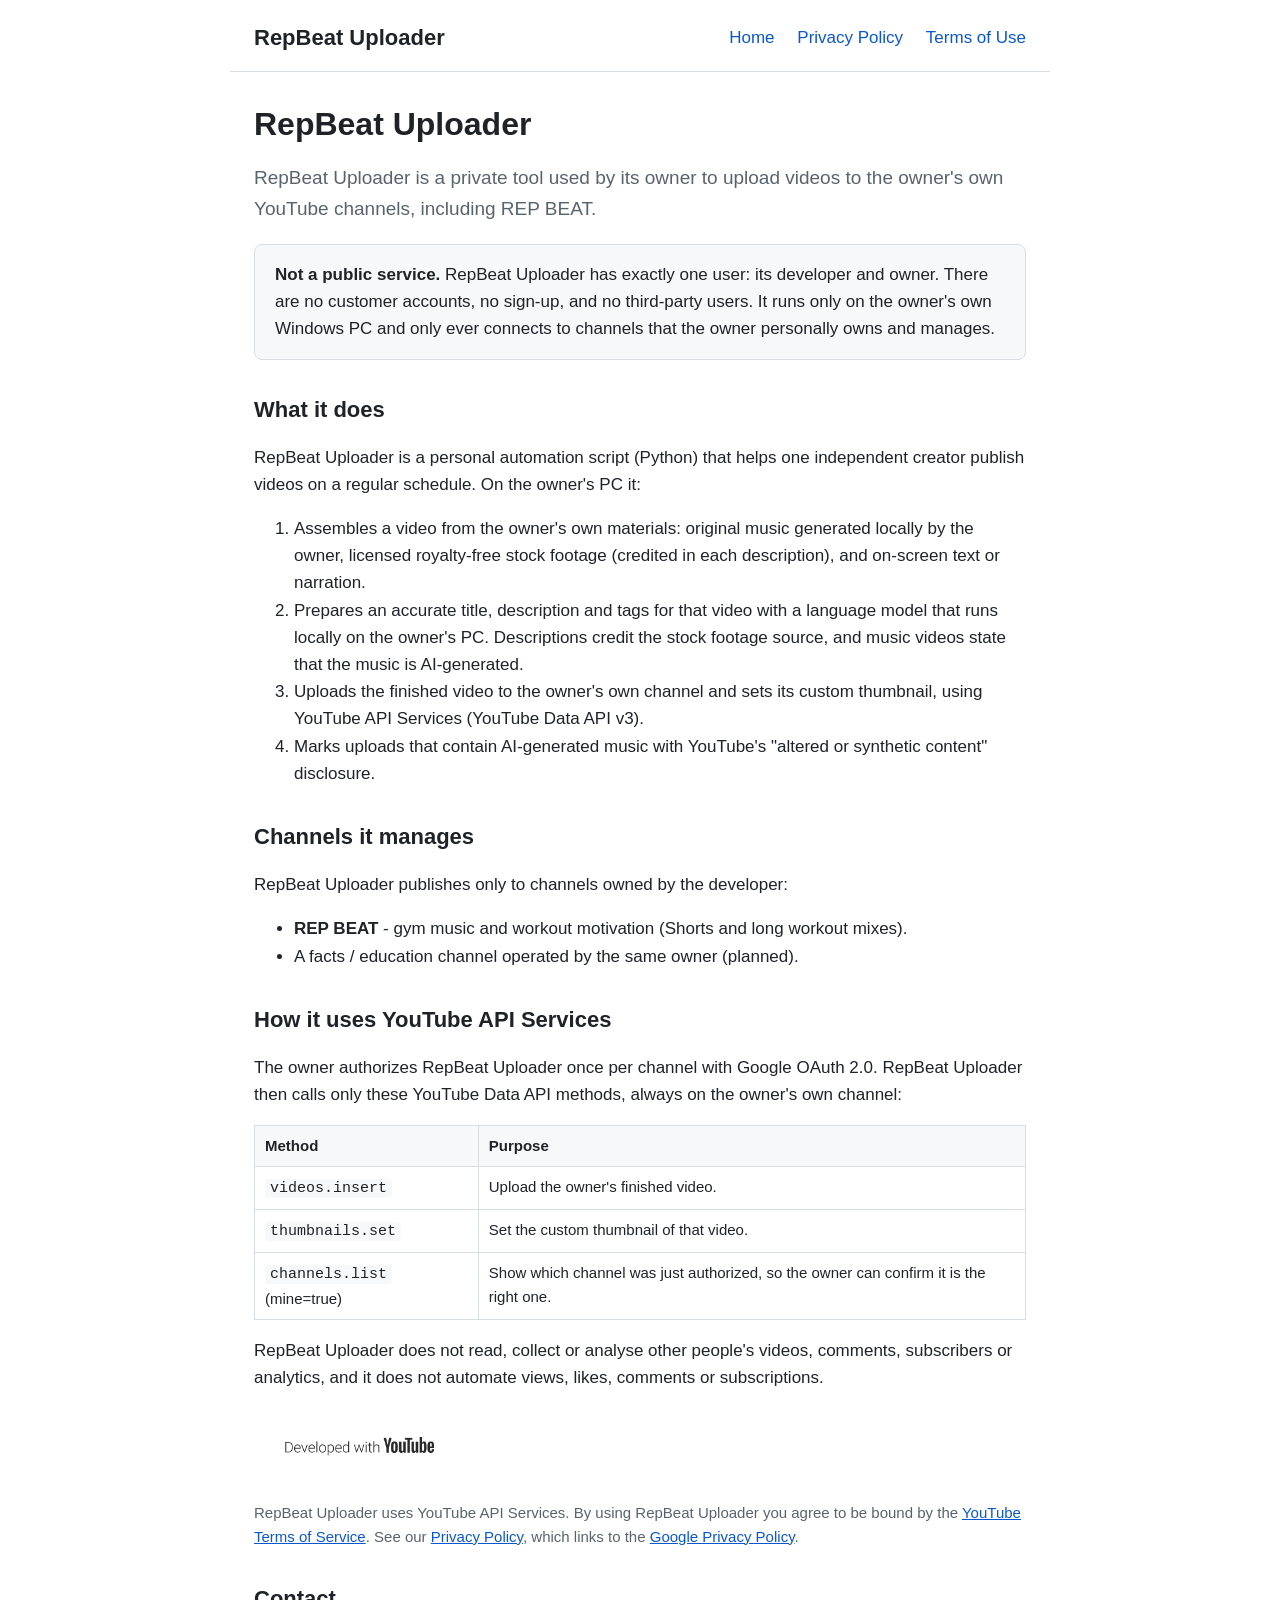
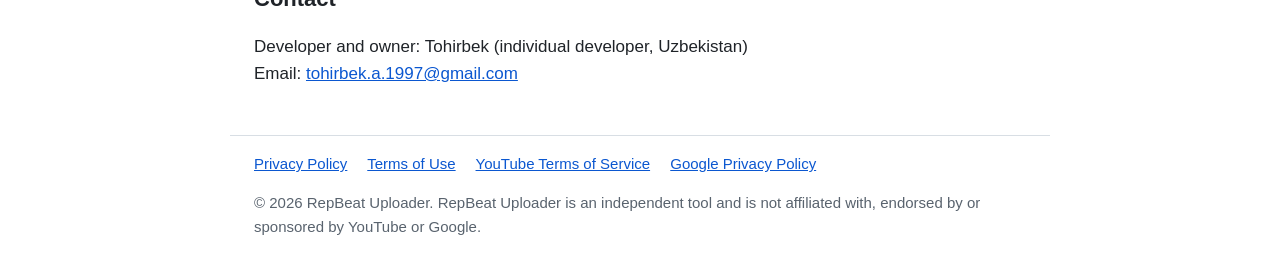
<file: index.html>
<!DOCTYPE html>
<html lang="en">
<head>
  <meta charset="utf-8">
  <meta name="viewport" content="width=device-width, initial-scale=1">
  <!-- Google Search Console verification tag goes here, e.g. <meta name="google-site-verification" content="..."> -->
  <title>RepBeat Uploader - private video publishing tool</title>
  <meta name="description" content="RepBeat Uploader is a private, single-owner desktop tool used by its owner to upload the owner's own videos to the owner's own YouTube channels, including REP BEAT, using YouTube API Services.">
  <link rel="stylesheet" href="style.css">
</head>
<body>
  <header>
    <a class="brand" href="./">RepBeat Uploader</a>
    <nav>
      <a href="./">Home</a>
      <a href="privacy.html">Privacy Policy</a>
      <a href="terms.html">Terms of Use</a>
    </nav>
  </header>

  <main>
    <h1>RepBeat Uploader</h1>
    <p class="lead">RepBeat Uploader is a private tool used by its owner to upload videos to the owner's own
      YouTube channels, including REP BEAT.</p>

    <div class="panel">
      <strong>Not a public service.</strong> RepBeat Uploader has exactly one user: its developer and owner.
      There are no customer accounts, no sign-up, and no third-party users. It runs only on the owner's own
      Windows PC and only ever connects to channels that the owner personally owns and manages.
    </div>

    <h2>What it does</h2>
    <p>RepBeat Uploader is a personal automation script (Python) that helps one independent creator publish videos
      on a regular schedule. On the owner's PC it:</p>
    <ol>
      <li>Assembles a video from the owner's own materials: original music generated locally by the owner,
        licensed royalty-free stock footage (credited in each description), and on-screen text or narration.</li>
      <li>Prepares an accurate title, description and tags for that video with a language model that runs
        locally on the owner's PC. Descriptions credit the stock footage source, and music videos state that the music is AI-generated.</li>
      <li>Uploads the finished video to the owner's own channel and sets its custom thumbnail, using
        YouTube API Services (YouTube Data API v3).</li>
      <li>Marks uploads that contain AI-generated music with YouTube's "altered or synthetic content"
        disclosure.</li>
    </ol>

    <h2>Channels it manages</h2>
    <p>RepBeat Uploader publishes only to channels owned by the developer:</p>
    <ul>
      <li><strong>REP BEAT</strong> - gym music and workout motivation (Shorts and long workout mixes).</li>
      <li>A facts / education channel operated by the same owner (planned).</li>
    </ul>

    <h2>How it uses YouTube API Services</h2>
    <p>The owner authorizes RepBeat Uploader once per channel with Google OAuth 2.0. RepBeat Uploader then calls only these
      YouTube Data API methods, always on the owner's own channel:</p>
    <table>
      <tr><th>Method</th><th>Purpose</th></tr>
      <tr><td><code>videos.insert</code></td><td>Upload the owner's finished video.</td></tr>
      <tr><td><code>thumbnails.set</code></td><td>Set the custom thumbnail of that video.</td></tr>
      <tr><td><code>channels.list</code> (mine=true)</td><td>Show which channel was just authorized, so the owner can confirm it is the right one.</td></tr>
    </table>
    <p>RepBeat Uploader does not read, collect or analyse other people's videos, comments, subscribers or analytics,
      and it does not automate views, likes, comments or subscriptions.</p>

    <p class="badge">
      <a href="https://www.youtube.com/" title="YouTube">
        <img src="developed-with-youtube.png" alt="Developed with YouTube" width="210" height="75">
      </a>
    </p>
    <p class="meta">RepBeat Uploader uses YouTube API Services. By using RepBeat Uploader you agree to be bound by the
      <a href="https://www.youtube.com/t/terms">YouTube Terms of Service</a>. See our
      <a href="privacy.html">Privacy Policy</a>, which links to the
      <a href="http://www.google.com/policies/privacy">Google Privacy Policy</a>.</p>

    <h2>Contact</h2>
    <p>Developer and owner: Tohirbek (individual developer, Uzbekistan)<br>
      Email: <a href="mailto:tohirbek.a.1997@gmail.com">tohirbek.a.1997@gmail.com</a></p>
  </main>

  <footer>
    <a href="privacy.html">Privacy Policy</a>
    <a href="terms.html">Terms of Use</a>
    <a href="https://www.youtube.com/t/terms">YouTube Terms of Service</a>
    <a href="http://www.google.com/policies/privacy">Google Privacy Policy</a>
    <p>&copy; 2026 RepBeat Uploader. RepBeat Uploader is an independent tool and is not affiliated with, endorsed by or sponsored by YouTube or Google.</p>
  </footer>
</body>
</html>
</file>
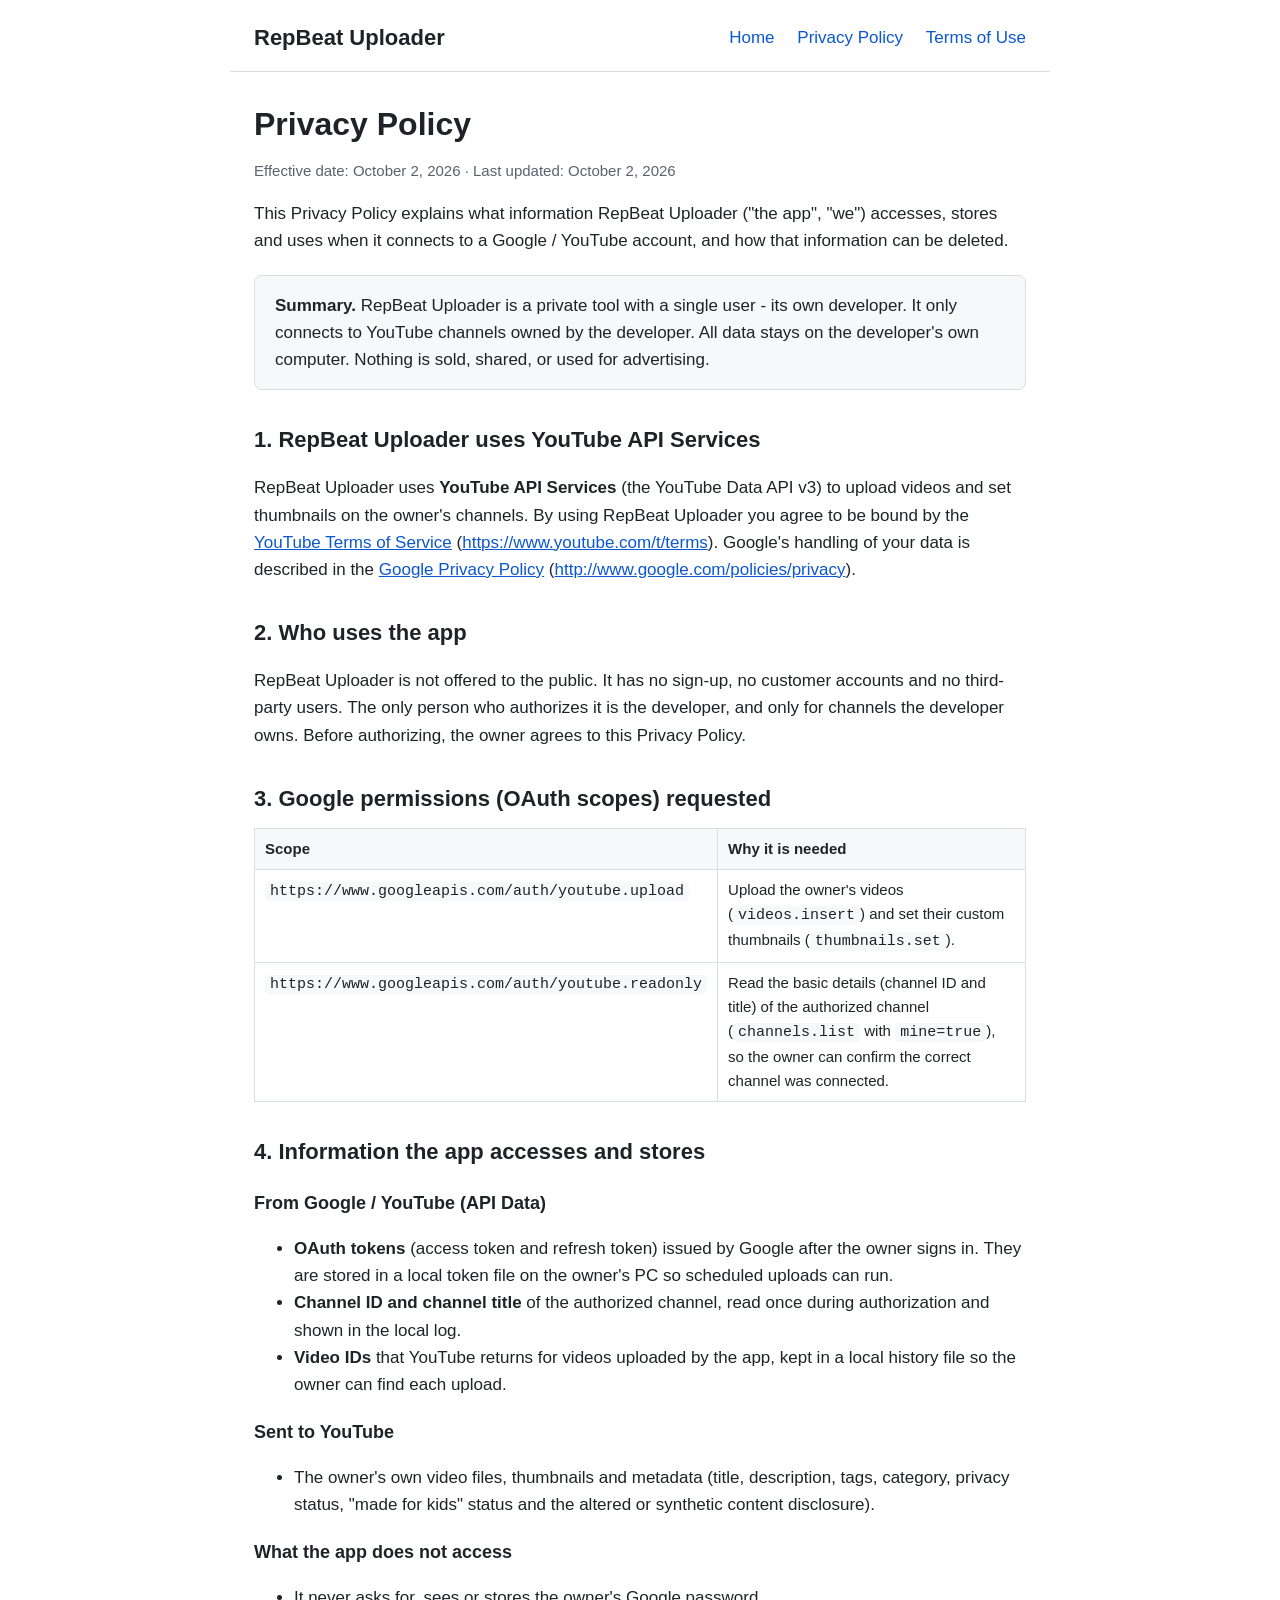
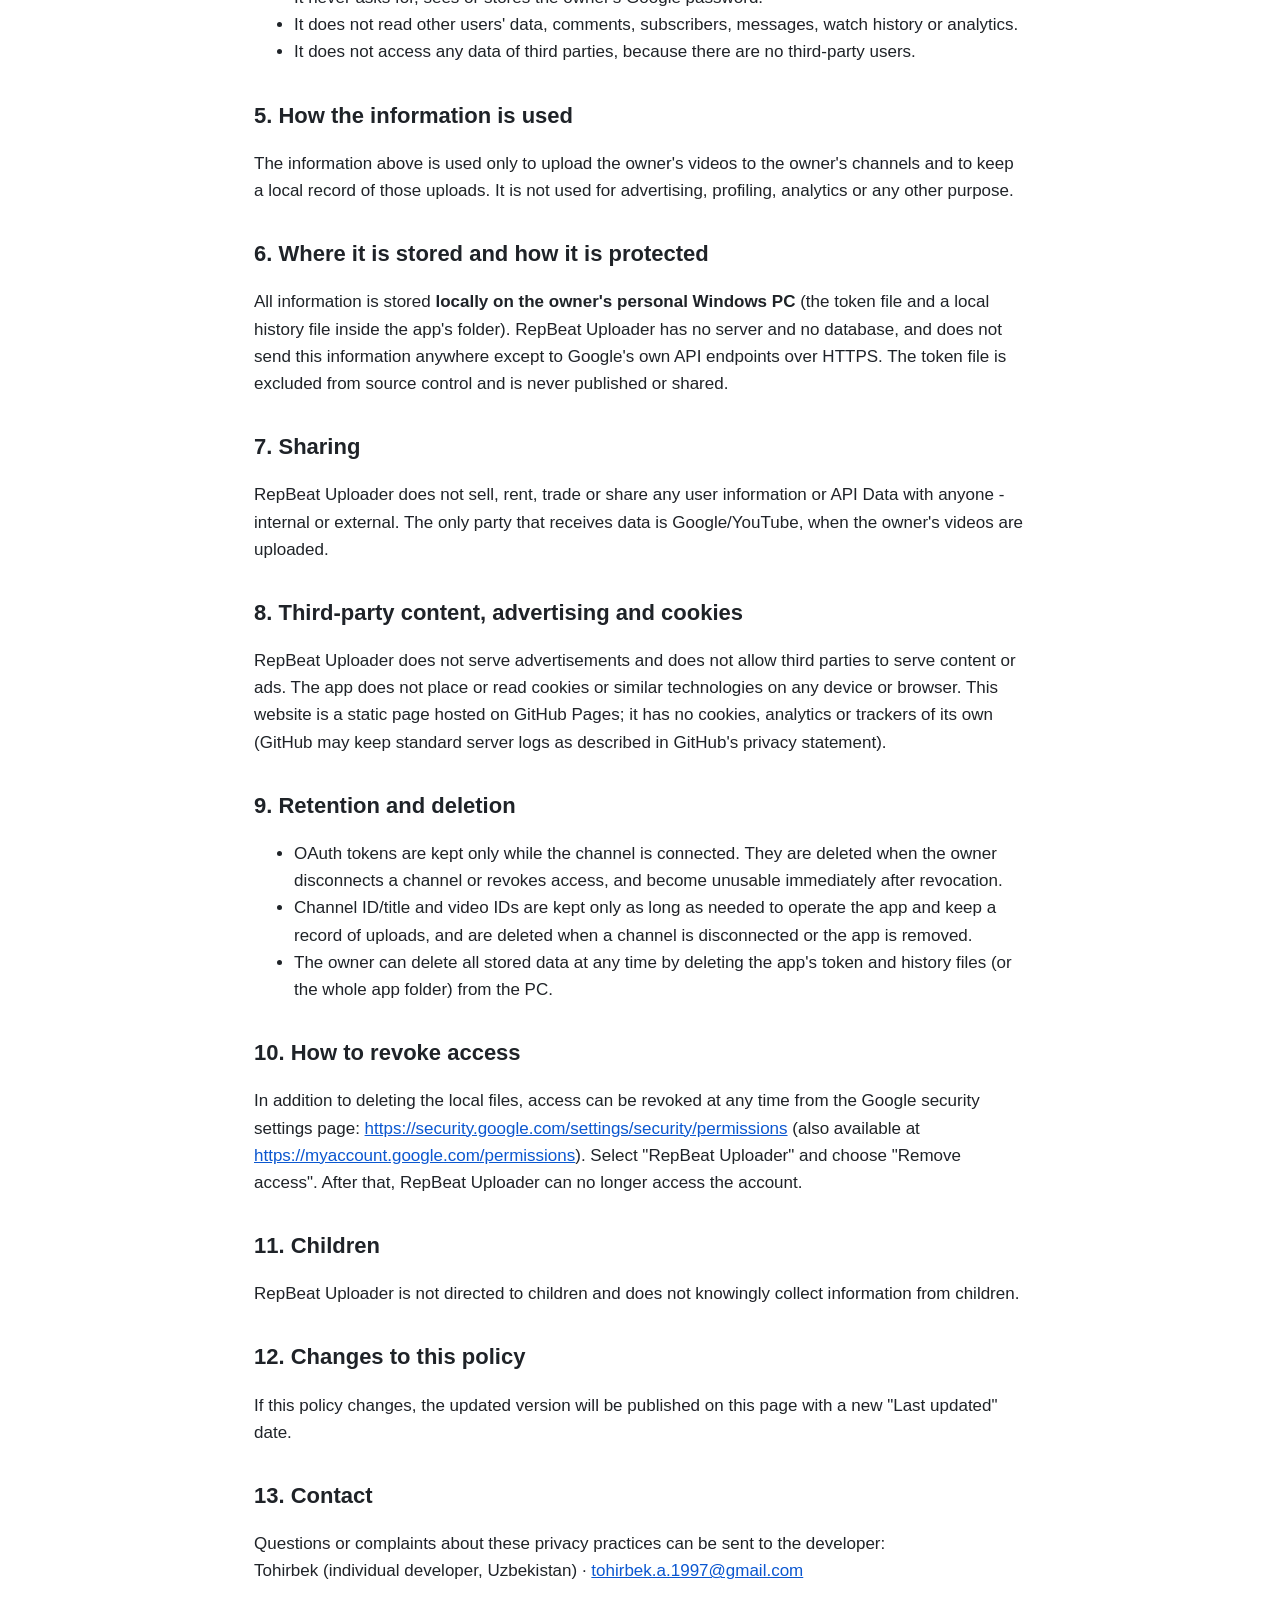
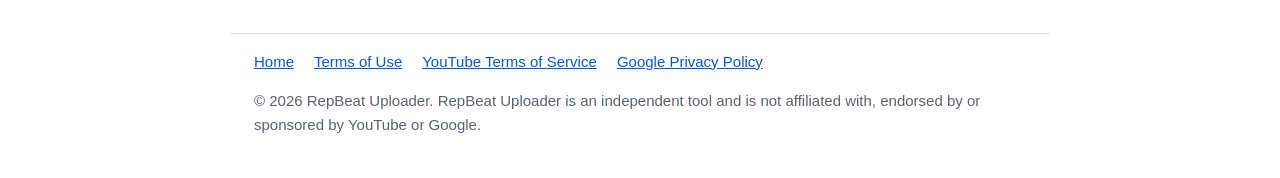
<file: privacy.html>
<!DOCTYPE html>
<html lang="en">
<head>
  <meta charset="utf-8">
  <meta name="viewport" content="width=device-width, initial-scale=1">
  <title>Privacy Policy - RepBeat Uploader</title>
  <meta name="description" content="Privacy Policy of RepBeat Uploader, a private single-owner tool that uses YouTube API Services.">
  <link rel="stylesheet" href="style.css">
</head>
<body>
  <header>
    <a class="brand" href="./">RepBeat Uploader</a>
    <nav>
      <a href="./">Home</a>
      <a href="privacy.html">Privacy Policy</a>
      <a href="terms.html">Terms of Use</a>
    </nav>
  </header>

  <main>
    <h1>Privacy Policy</h1>
    <p class="meta">Effective date: October 2, 2026 &middot; Last updated: October 2, 2026</p>

    <p>This Privacy Policy explains what information RepBeat Uploader ("the app", "we") accesses, stores and uses
      when it connects to a Google / YouTube account, and how that information can be deleted.</p>

    <div class="panel">
      <strong>Summary.</strong> RepBeat Uploader is a private tool with a single user - its own developer. It only
      connects to YouTube channels owned by the developer. All data stays on the developer's own computer.
      Nothing is sold, shared, or used for advertising.
    </div>

    <h2>1. RepBeat Uploader uses YouTube API Services</h2>
    <p>RepBeat Uploader uses <strong>YouTube API Services</strong> (the YouTube Data API v3) to upload videos and set
      thumbnails on the owner's channels. By using RepBeat Uploader you agree to be bound by the
      <a href="https://www.youtube.com/t/terms">YouTube Terms of Service</a>
      (<a href="https://www.youtube.com/t/terms">https://www.youtube.com/t/terms</a>).
      Google's handling of your data is described in the
      <a href="http://www.google.com/policies/privacy">Google Privacy Policy</a>
      (<a href="http://www.google.com/policies/privacy">http://www.google.com/policies/privacy</a>).</p>

    <h2>2. Who uses the app</h2>
    <p>RepBeat Uploader is not offered to the public. It has no sign-up, no customer accounts and no third-party users.
      The only person who authorizes it is the developer, and only for channels the developer owns.
      Before authorizing, the owner agrees to this Privacy Policy.</p>

    <h2>3. Google permissions (OAuth scopes) requested</h2>
    <table>
      <tr><th>Scope</th><th>Why it is needed</th></tr>
      <tr>
        <td><code>https://www.googleapis.com/auth/youtube.upload</code></td>
        <td>Upload the owner's videos (<code>videos.insert</code>) and set their custom thumbnails
          (<code>thumbnails.set</code>).</td>
      </tr>
      <tr>
        <td><code>https://www.googleapis.com/auth/youtube.readonly</code></td>
        <td>Read the basic details (channel ID and title) of the authorized channel
          (<code>channels.list</code> with <code>mine=true</code>), so the owner can confirm the correct channel
          was connected.</td>
      </tr>
    </table>

    <h2>4. Information the app accesses and stores</h2>
    <h3>From Google / YouTube (API Data)</h3>
    <ul>
      <li><strong>OAuth tokens</strong> (access token and refresh token) issued by Google after the owner signs in.
        They are stored in a local token file on the owner's PC so scheduled uploads can run.</li>
      <li><strong>Channel ID and channel title</strong> of the authorized channel, read once during authorization
        and shown in the local log.</li>
      <li><strong>Video IDs</strong> that YouTube returns for videos uploaded by the app, kept in a local history
        file so the owner can find each upload.</li>
    </ul>
    <h3>Sent to YouTube</h3>
    <ul>
      <li>The owner's own video files, thumbnails and metadata (title, description, tags, category, privacy
        status, "made for kids" status and the altered or synthetic content disclosure).</li>
    </ul>
    <h3>What the app does not access</h3>
    <ul>
      <li>It never asks for, sees or stores the owner's Google password.</li>
      <li>It does not read other users' data, comments, subscribers, messages, watch history or analytics.</li>
      <li>It does not access any data of third parties, because there are no third-party users.</li>
    </ul>

    <h2>5. How the information is used</h2>
    <p>The information above is used only to upload the owner's videos to the owner's channels and to keep a
      local record of those uploads. It is not used for advertising, profiling, analytics or any other purpose.</p>

    <h2>6. Where it is stored and how it is protected</h2>
    <p>All information is stored <strong>locally on the owner's personal Windows PC</strong> (the token file and a
      local history file inside the app's folder). RepBeat Uploader has no server and no database, and does not send this
      information anywhere except to Google's own API endpoints over HTTPS. The token file is excluded from
      source control and is never published or shared.</p>

    <h2>7. Sharing</h2>
    <p>RepBeat Uploader does not sell, rent, trade or share any user information or API Data with anyone - internal
      or external. The only party that receives data is Google/YouTube, when the owner's videos are uploaded.</p>

    <h2>8. Third-party content, advertising and cookies</h2>
    <p>RepBeat Uploader does not serve advertisements and does not allow third parties to serve content or ads.
      The app does not place or read cookies or similar technologies on any device or browser. This website is a
      static page hosted on GitHub Pages; it has no cookies, analytics or trackers of its own (GitHub may keep
      standard server logs as described in GitHub's privacy statement).</p>

    <h2>9. Retention and deletion</h2>
    <ul>
      <li>OAuth tokens are kept only while the channel is connected. They are deleted when the owner disconnects a
        channel or revokes access, and become unusable immediately after revocation.</li>
      <li>Channel ID/title and video IDs are kept only as long as needed to operate the app and keep a record of
        uploads, and are deleted when a channel is disconnected or the app is removed.</li>
      <li>The owner can delete all stored data at any time by deleting the app's token and history files
        (or the whole app folder) from the PC.</li>
    </ul>

    <h2>10. How to revoke access</h2>
    <p>In addition to deleting the local files, access can be revoked at any time from the Google security
      settings page:
      <a href="https://security.google.com/settings/security/permissions">https://security.google.com/settings/security/permissions</a>
      (also available at
      <a href="https://myaccount.google.com/permissions">https://myaccount.google.com/permissions</a>).
      Select "RepBeat Uploader" and choose "Remove access". After that, RepBeat Uploader can no longer access the account.</p>

    <h2>11. Children</h2>
    <p>RepBeat Uploader is not directed to children and does not knowingly collect information from children.</p>

    <h2>12. Changes to this policy</h2>
    <p>If this policy changes, the updated version will be published on this page with a new "Last updated" date.</p>

    <h2>13. Contact</h2>
    <p>Questions or complaints about these privacy practices can be sent to the developer:<br>
      Tohirbek (individual developer, Uzbekistan) &middot;
      <a href="mailto:tohirbek.a.1997@gmail.com">tohirbek.a.1997@gmail.com</a></p>
  </main>

  <footer>
    <a href="./">Home</a>
    <a href="terms.html">Terms of Use</a>
    <a href="https://www.youtube.com/t/terms">YouTube Terms of Service</a>
    <a href="http://www.google.com/policies/privacy">Google Privacy Policy</a>
    <p>&copy; 2026 RepBeat Uploader. RepBeat Uploader is an independent tool and is not affiliated with, endorsed by or sponsored by YouTube or Google.</p>
  </footer>
</body>
</html>
</file>
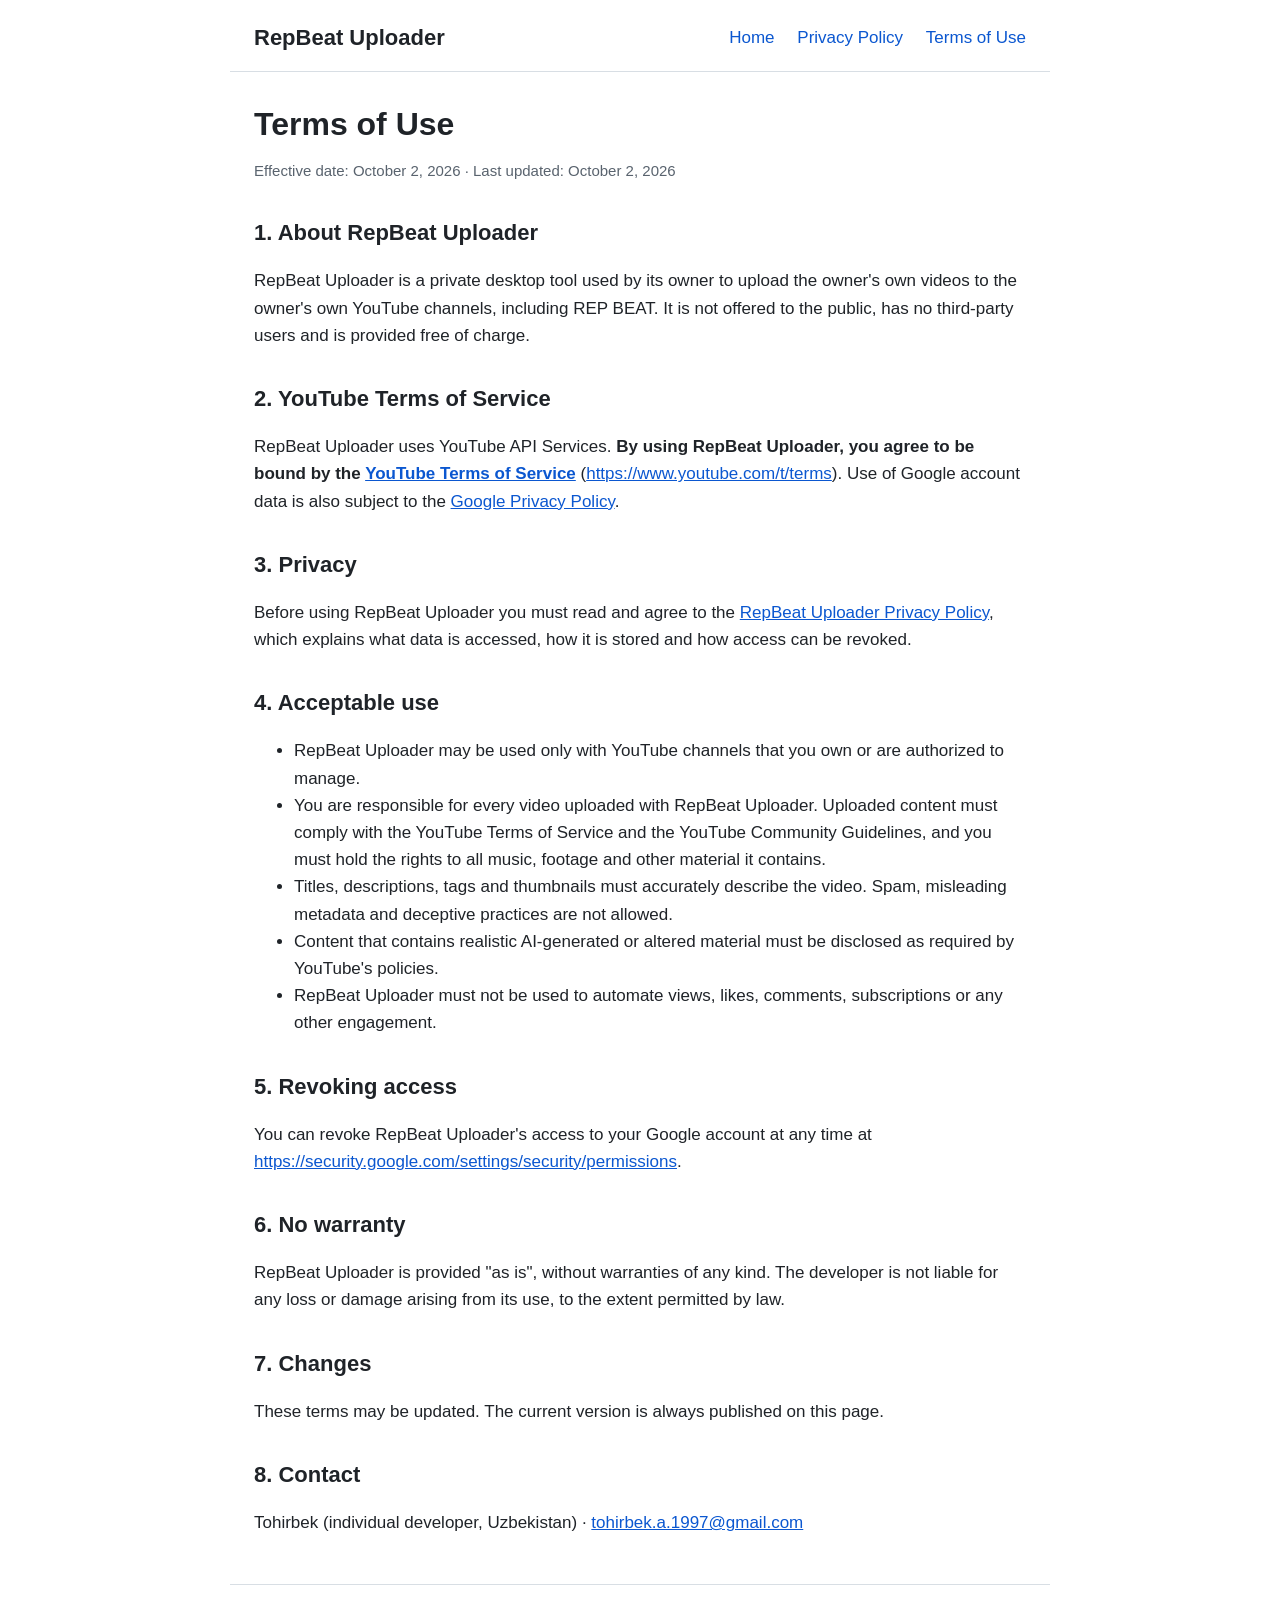
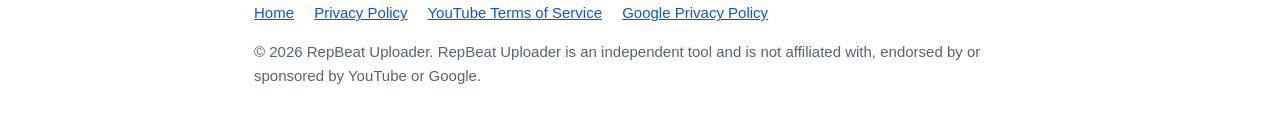
<file: terms.html>
<!DOCTYPE html>
<html lang="en">
<head>
  <meta charset="utf-8">
  <meta name="viewport" content="width=device-width, initial-scale=1">
  <title>Terms of Use - RepBeat Uploader</title>
  <meta name="description" content="Terms of Use of RepBeat Uploader, a private single-owner tool that uses YouTube API Services.">
  <link rel="stylesheet" href="style.css">
</head>
<body>
  <header>
    <a class="brand" href="./">RepBeat Uploader</a>
    <nav>
      <a href="./">Home</a>
      <a href="privacy.html">Privacy Policy</a>
      <a href="terms.html">Terms of Use</a>
    </nav>
  </header>

  <main>
    <h1>Terms of Use</h1>
    <p class="meta">Effective date: October 2, 2026 &middot; Last updated: October 2, 2026</p>

    <h2>1. About RepBeat Uploader</h2>
    <p>RepBeat Uploader is a private desktop tool used by its owner to upload the owner's own videos to the
      owner's own YouTube channels, including REP BEAT.
      It is not offered to the public, has no third-party users and is provided free of charge.</p>

    <h2>2. YouTube Terms of Service</h2>
    <p>RepBeat Uploader uses YouTube API Services. <strong>By using RepBeat Uploader, you agree to be bound by the
      <a href="https://www.youtube.com/t/terms">YouTube Terms of Service</a></strong>
      (<a href="https://www.youtube.com/t/terms">https://www.youtube.com/t/terms</a>).
      Use of Google account data is also subject to the
      <a href="http://www.google.com/policies/privacy">Google Privacy Policy</a>.</p>

    <h2>3. Privacy</h2>
    <p>Before using RepBeat Uploader you must read and agree to the <a href="privacy.html">RepBeat Uploader Privacy Policy</a>,
      which explains what data is accessed, how it is stored and how access can be revoked.</p>

    <h2>4. Acceptable use</h2>
    <ul>
      <li>RepBeat Uploader may be used only with YouTube channels that you own or are authorized to manage.</li>
      <li>You are responsible for every video uploaded with RepBeat Uploader. Uploaded content must comply with the
        YouTube Terms of Service and the YouTube Community Guidelines, and you must hold the rights to all
        music, footage and other material it contains.</li>
      <li>Titles, descriptions, tags and thumbnails must accurately describe the video. Spam, misleading
        metadata and deceptive practices are not allowed.</li>
      <li>Content that contains realistic AI-generated or altered material must be disclosed as required by
        YouTube's policies.</li>
      <li>RepBeat Uploader must not be used to automate views, likes, comments, subscriptions or any other engagement.</li>
    </ul>

    <h2>5. Revoking access</h2>
    <p>You can revoke RepBeat Uploader's access to your Google account at any time at
      <a href="https://security.google.com/settings/security/permissions">https://security.google.com/settings/security/permissions</a>.</p>

    <h2>6. No warranty</h2>
    <p>RepBeat Uploader is provided "as is", without warranties of any kind. The developer is not liable for any loss
      or damage arising from its use, to the extent permitted by law.</p>

    <h2>7. Changes</h2>
    <p>These terms may be updated. The current version is always published on this page.</p>

    <h2>8. Contact</h2>
    <p>Tohirbek (individual developer, Uzbekistan) &middot;
      <a href="mailto:tohirbek.a.1997@gmail.com">tohirbek.a.1997@gmail.com</a></p>
  </main>

  <footer>
    <a href="./">Home</a>
    <a href="privacy.html">Privacy Policy</a>
    <a href="https://www.youtube.com/t/terms">YouTube Terms of Service</a>
    <a href="http://www.google.com/policies/privacy">Google Privacy Policy</a>
    <p>&copy; 2026 RepBeat Uploader. RepBeat Uploader is an independent tool and is not affiliated with, endorsed by or sponsored by YouTube or Google.</p>
  </footer>
</body>
</html>
</file>
<file: style.css>
:root {
  --text: #1f2328;
  --muted: #59636e;
  --accent: #0b57d0;
  --line: #d8dee4;
  --bg: #ffffff;
  --panel: #f6f8fa;
}

* { box-sizing: border-box; }

body {
  margin: 0;
  font-family: -apple-system, "Segoe UI", Roboto, Helvetica, Arial, sans-serif;
  font-size: 17px;
  line-height: 1.6;
  color: var(--text);
  background: var(--bg);
}

header, main, footer {
  max-width: 820px;
  margin: 0 auto;
  padding: 0 24px;
}

header {
  display: flex;
  align-items: center;
  justify-content: space-between;
  flex-wrap: wrap;
  gap: 12px;
  padding-top: 20px;
  padding-bottom: 16px;
  border-bottom: 1px solid var(--line);
}

.brand {
  font-size: 22px;
  font-weight: 700;
  color: var(--text);
  text-decoration: none;
}

nav a {
  margin-left: 18px;
  color: var(--accent);
  text-decoration: none;
  font-weight: 500;
}

nav a:first-child { margin-left: 0; }
nav a:hover, a:hover { text-decoration: underline; }

a { color: var(--accent); }

h1 { font-size: 32px; line-height: 1.25; margin: 32px 0 8px; }
h2 { font-size: 22px; margin: 32px 0 8px; }
h3 { font-size: 18px; margin: 20px 0 4px; }

.lead { font-size: 19px; color: var(--muted); }
.meta { color: var(--muted); font-size: 15px; }

.panel {
  background: var(--panel);
  border: 1px solid var(--line);
  border-radius: 8px;
  padding: 16px 20px;
  margin: 20px 0;
}

table { border-collapse: collapse; width: 100%; margin: 12px 0; font-size: 15px; }
th, td { border: 1px solid var(--line); padding: 8px 10px; text-align: left; vertical-align: top; }
th { background: var(--panel); }

code { background: var(--panel); padding: 1px 5px; border-radius: 4px; font-size: 15px; }

.badge img { width: 210px; height: auto; display: block; }

footer {
  margin-top: 48px;
  padding-top: 16px;
  padding-bottom: 32px;
  border-top: 1px solid var(--line);
  color: var(--muted);
  font-size: 15px;
}

footer a { margin-right: 16px; }
</file>
